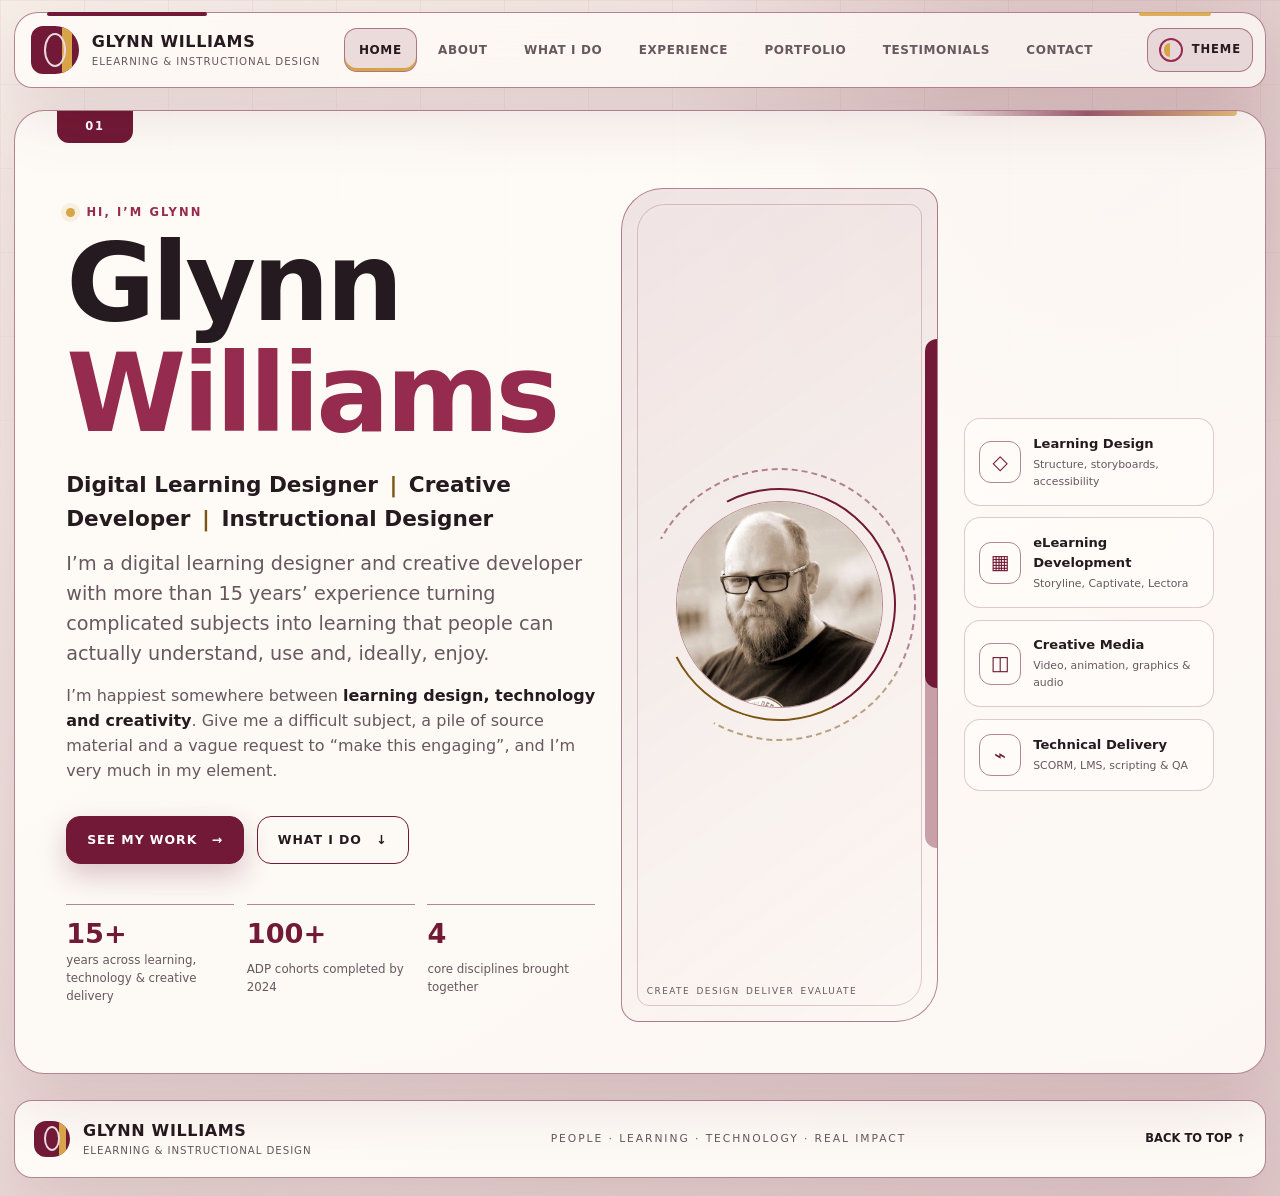
<file: index.html>
<!doctype html>
<html lang="en" data-theme="light">
<head>
  <meta charset="utf-8" />
  <meta name="viewport" content="width=device-width, initial-scale=1" />
  <title>Glynn Williams | eLearning & Instructional Design</title>
  <meta name="description" content="Portfolio of Glynn Williams, an eLearning Specialist, Creative Developer and Instructional Designer with extensive experience in secure and highly regulated environments." />
  <link rel="canonical" href="https://weejubya.github.io/Resume/" />
  <meta name="theme-color" content="#711936" />
  <meta property="og:type" content="website" />
  <meta property="og:title" content="Glynn Williams | eLearning & Instructional Design" />
  <meta property="og:description" content="eLearning, instructional design, creative development and learning technology portfolio." />
  <meta property="og:url" content="https://weejubya.github.io/Resume/" />
  <meta property="og:image" content="https://weejubya.github.io/Resume/assets/img/social-preview.jpg" />
  <meta http-equiv="X-Clacks-Overhead" content="GNU Terry Pratchett" />
  <link rel="stylesheet" href="assets/css/styles.css?v=20261017-3" />
  <link rel="stylesheet" href="assets/css/module.css?v=20261017-3" />
  <script type="module" src="assets/js/app.js?v=20261017-3"></script>
</head>
<body>
  <a class="skip-link" href="#main-content">Skip to main content</a>

  <header class="site-header" data-interface="rail">
    <div class="brand" aria-label="Glynn Williams portfolio">
      <span class="brand-mark" aria-hidden="true"><span></span></span>
      <span class="brand-copy">
        <strong>Glynn Williams</strong>
        <small>eLearning &amp; Instructional Design</small>
      </span>
    </div>

    <nav class="app-tabs" aria-label="Portfolio sections">
      <div class="app-tabs__track" role="tablist" aria-label="Portfolio sections">
        <button id="tab-home" role="tab" data-tab="home" aria-controls="panel-home" aria-selected="true" tabindex="0" type="button">Home</button>
        <button id="tab-about" role="tab" data-tab="about" aria-controls="panel-about" aria-selected="false" tabindex="-1" type="button">About</button>
        <button id="tab-what-i-do" role="tab" data-tab="what-i-do" aria-controls="panel-what-i-do" aria-selected="false" tabindex="-1" type="button">What I Do</button>
        <button id="tab-experience" role="tab" data-tab="experience" aria-controls="panel-experience" aria-selected="false" tabindex="-1" type="button">Experience</button>
        <button id="tab-portfolio" role="tab" data-tab="portfolio" aria-controls="panel-portfolio" aria-selected="false" tabindex="-1" type="button">Portfolio</button>
        <button id="tab-testimonials" role="tab" data-tab="testimonials" aria-controls="panel-testimonials" aria-selected="false" tabindex="-1" type="button">Testimonials</button>
        <button id="tab-contact" role="tab" data-tab="contact" aria-controls="panel-contact" aria-selected="false" tabindex="-1" type="button">Contact</button>
      </div>
    </nav>

    <button class="theme-toggle" id="theme-toggle" data-theme-toggle type="button" aria-label="Switch to dark theme">
      <span class="theme-toggle__orb" aria-hidden="true"></span>
      <span class="theme-toggle__text">Theme</span>
    </button>
  </header>

  <main id="main-content" class="app-panels">
    <section id="panel-home" class="hero section-shell tab-panel" role="tabpanel" aria-labelledby="tab-home" data-panel="home" data-section-index="01">
      <div class="hero-rail rail-panel" aria-hidden="true">
        <span>01</span><span>PROFILE</span><span>LEARNING</span><span>DESIGN</span>
      </div>

      <div class="hero-copy">
        <p class="eyebrow"><span class="signal-dot" aria-hidden="true"></span> Hi, I’m Glynn</p>
        <h1><span class="hero-name__first">Glynn</span><span class="hero-name__last">Williams</span></h1>
        <p class="role-line">Digital Learning Designer <i>|</i> Creative Developer <i>|</i> Instructional Designer</p>
        <p class="hero-intro">I’m a digital learning designer and creative developer with more than 15 years’ experience turning complicated subjects into learning that people can actually understand, use and, ideally, enjoy.</p>
        <p class="hero-note">I’m happiest somewhere between <strong>learning design, technology and creativity</strong>. Give me a difficult subject, a pile of source material and a vague request to “make this engaging”, and I’m very much in my element.</p>
        <div class="hero-actions">
          <a class="button button--primary" href="#portfolio">See my work <span aria-hidden="true">→</span></a>
          <a class="button button--ghost" href="#what-i-do">What I do <span aria-hidden="true">↓</span></a>
        </div>
        <ul class="hero-metrics" aria-label="Professional highlights">
          <li><strong>15+</strong><span>years across learning, technology &amp; creative delivery</span></li>
          <li><strong>100+</strong><span>ADP cohorts completed by 2024</span></li>
          <li><strong>4</strong><span>core disciplines brought together</span></li>
        </ul>
      </div>

      <div class="hero-visual panel-frame">
        <div class="portrait-placeholder">
          <span class="orbit orbit--one" aria-hidden="true"></span>
          <span class="orbit orbit--two" aria-hidden="true"></span>
          <img src="assets/img/profile-glynn.jpg" alt="Glynn Williams" width="609" height="609" />
        </div>
        <div class="hero-visual__labels" aria-hidden="true">
          <span>CREATE</span><span>DESIGN</span><span>DELIVER</span><span>EVALUATE</span>
        </div>
      </div>

      <aside class="capability-stack" aria-label="Core capabilities">
        <article><span class="cap-icon" aria-hidden="true">◇</span><div><strong>Learning Design</strong><small>Structure, storyboards, accessibility</small></div></article>
        <article><span class="cap-icon" aria-hidden="true">▦</span><div><strong>eLearning Development</strong><small>Storyline, Captivate, Lectora</small></div></article>
        <article><span class="cap-icon" aria-hidden="true">◫</span><div><strong>Creative Media</strong><small>Video, animation, graphics &amp; audio</small></div></article>
        <article><span class="cap-icon" aria-hidden="true">⌁</span><div><strong>Technical Delivery</strong><small>SCORM, LMS, scripting &amp; QA</small></div></article>
      </aside>
    </section>

    <section id="panel-about" class="section-shell about-section tab-panel" role="tabpanel" aria-labelledby="tab-about" data-panel="about" data-section-index="02">
      <header class="section-heading section-heading--split">
        <div>
          <p class="eyebrow"><span class="signal-dot" aria-hidden="true"></span> About me</p>
          <h2>Learning design, technology and <span>a slightly unusual route here.</span></h2>
        </div>
        <p>I’ve spent most of my career in complex organisations where accuracy, accessibility and attention to detail matter, usually somewhere between people, technology and creative problem-solving.</p>
      </header>

      <div class="about-editorial">
        <article class="about-card future-panel">
          <span class="cluster-number">01</span>
          <h3>How I got here</h3>
          <p>My career has wandered through IT infrastructure, policy, learning technology, instructional design, multimedia and creative development. Rather than seeing those as separate chapters, I think they all contribute to the same thing: understanding complicated systems and finding clearer, more human ways for people to interact with them.</p>
          <p>I’m comfortable taking an idea from the slightly-scribbled-on-a-whiteboard stage through storyboarding, build, testing, deployment and evaluation, working closely with the people who know the subject best.</p>
        </article>

        <article class="about-card future-panel">
          <span class="cluster-number">02</span>
          <h3>How I work</h3>
          <p>I like learning that is clear, purposeful and respectful of the person using it. Good interaction, storytelling and visual design can make even fairly dry subjects much easier to engage with, but none of those things should get in the way of the learning itself.</p>
          <p>My approach is iterative: build something, test it, learn from it and improve it. Accessibility is part of that process from the beginning, not something bolted on at the end.</p>
          <p class="about-principle"><strong>Talk to people, understand the problem, make something useful, and keep making it better.</strong></p>
        </article>

        <article class="about-card future-panel">
          <span class="cluster-number">03</span>
          <h3>A slightly unusual portfolio</h3>
          <p>Because much of my work has been carried out within the UK Intelligence Community, a conventional public portfolio is a little difficult. Most of the learning products I created there can’t be shared publicly because of the Official Secrets Act.</p>
          <p>I can, however, talk about the design problems I was solving, the approaches I took, the tools I used and what I learned from the work. That’s why the Portfolio section focuses on process, outcomes and safe-to-share examples.</p>
          <p class="about-principle"><strong>They’re not hidden behind a particularly clever portfolio password.</strong></p>
        </article>

        <article class="about-card future-panel">
          <span class="cluster-number">04</span>
          <h3>Away from the timeline</h3>
          <p>I studied <strong>Computing with Modern Languages</strong> at the University of Gloucestershire, which probably explains why I’m still interested in both systems and communication. I also speak <strong>French and Spanish at an intermediate level</strong>.</p>
          <p>That mix of technical, creative and communication work has followed me throughout my career. It’s less a collection of unrelated skills and more a useful tendency to ask: how does this work, who needs to understand it, and how can I make that easier?</p>
        </article>
      </div>
    </section>

    <section id="panel-what-i-do" class="section-shell what-i-do-section skills-section tab-panel" role="tabpanel" aria-labelledby="tab-what-i-do" data-panel="what-i-do" data-section-index="03">
      <header class="section-heading section-heading--split">
        <div>
          <p class="eyebrow"><span class="signal-dot" aria-hidden="true"></span> What I do</p>
          <h2>From the learning problem to the <span>finished experience.</span></h2>
        </div>
        <p>My background covers the whole digital-learning process rather than one isolated part of it: understand the need, shape the learning, build the experience, create the media and make sure it works for the people using it.</p>
      </header>

      <div class="skills-dashboard capability-dashboard">
        <article class="skill-cluster future-panel">
          <div class="cluster-number">01</div><h3>Learning Design</h3><p>Work out what people need to learn and give the content a structure that helps them get there.</p>
          <ul>
            <li><strong>Learning needs analysis</strong><span>Start with the real problem</span></li>
            <li><strong>Storyboarding &amp; scripting</strong><span>Shape flow and voice</span></li>
            <li><strong>Assessment design</strong><span>Check meaningful understanding</span></li>
            <li><strong>Accessibility</strong><span>Design it in from the start</span></li>
            <li><strong>SME collaboration</strong><span>Turn expertise into usable learning</span></li>
            <li><strong>ADDIE · SAM · Gagné</strong><span>Use structure where it helps</span></li>
          </ul>
        </article>

        <article class="skill-cluster future-panel">
          <div class="cluster-number">02</div><h3>eLearning Development</h3><p>Build interactive learning and get it reliably into the systems where learners actually use it.</p>
          <ul>
            <li><strong>Adobe Captivate</strong><span>Accessible authoring</span></li>
            <li><strong>eLB Lectora</strong><span>Interactive eLearning</span></li>
            <li><strong>Articulate Storyline</strong><span>Scenario-based learning</span></li>
            <li><strong>SCORM 1.2</strong><span>LMS interoperability</span></li>
            <li><strong>xAPI</strong><span>Experience tracking</span></li>
            <li><strong>Saba &amp; Moodle</strong><span>Learning platforms</span></li>
          </ul>
        </article>

        <article class="skill-cluster future-panel">
          <div class="cluster-number">03</div><h3>Creative Media</h3><p>Use motion, video, graphics and audio to make the learning clearer, more useful and more engaging.</p>
          <ul>
            <li><strong>After Effects</strong><span>Motion graphics</span></li>
            <li><strong>Photoshop</strong><span>Image design</span></li>
            <li><strong>Premiere Pro</strong><span>Video editing</span></li>
            <li><strong>Illustrator</strong><span>Vector design</span></li>
            <li><strong>Adobe Audition</strong><span>Audio editing &amp; cleanup</span></li>
            <li><strong>DaVinci Resolve</strong><span>Editing &amp; grading</span></li>
          </ul>
        </article>

        <article class="skill-cluster future-panel">
          <div class="cluster-number">04</div><h3>Technical &amp; Development</h3><p>Bring enough technical depth to solve problems around the learning, not just inside the authoring tool.</p>
          <ul>
            <li><strong>HTML/CSS basics</strong><span>Front-end fundamentals</span></li>
            <li><strong>JavaScript</strong><span>Interactive web behaviour</span></li>
            <li><strong>VBS / VBA Scripting</strong><span>Workflow automation</span></li>
            <li><strong>Visual Basic &amp; C Programming</strong><span>Application &amp; systems development</span></li>
            <li><strong>LMS administration</strong><span>Deployment, users &amp; reporting</span></li>
            <li><strong>IT systems background</strong><span>Useful technical foundations</span></li>
          </ul>
        </article>
      </div>

      <article class="project-day future-panel">
        <div>
          <p class="eyebrow">On any given project…</p>
          <h3>The job can move between design, media and technology surprisingly quickly.</h3>
          <p>That variety is a large part of why I enjoy digital learning.</p>
        </div>
        <ul>
          <li>designing the structure of a course</li>
          <li>building an interactive Storyline module</li>
          <li>editing video or animating a sequence in After Effects</li>
          <li>creating graphics in Photoshop or Illustrator</li>
          <li>working out how to explain a technical concept without drowning someone in jargon</li>
          <li>testing a SCORM package that has mysteriously decided today is the day it no longer likes the LMS</li>
        </ul>
      </article>

      <div class="delivery-ribbon" aria-label="Project delivery strengths">
        <span>Stakeholder management</span><span>SME collaboration</span><span>Agile delivery</span><span>Learning needs analysis</span><span>Quality assurance</span><span>Accessibility</span>
      </div>
    </section>

    <section id="panel-experience" class="section-shell experience-section tab-panel" role="tabpanel" aria-labelledby="tab-experience" data-panel="experience" data-section-index="04">
      <header class="section-heading section-heading--split">
        <div>
          <p class="eyebrow"><span class="signal-dot" aria-hidden="true"></span> Professional experience</p>
          <h2>A career in learning, technology and creative development.</h2>
        </div>
        <p>My route into digital learning wasn’t especially linear. It started in IT, wandered through policy and systems, and eventually arrived at the point where technology, learning and creative work all overlap.</p>
      </header>

      <div class="timeline" aria-label="Professional experience timeline">
        <article class="timeline-entry future-panel">
          <div class="timeline-date"><strong>2021–2025</strong><span>4 years</span></div>
          <div class="timeline-node" aria-hidden="true"></div>
          <div class="timeline-card">
            <p class="timeline-org">British Security Service (MI5) · Cheltenham</p>
            <h3>Senior Creative Developer / Learning Technology Specialist</h3>
            <p>Most recently, I worked with subject matter experts to design blended learning programmes and create interactive modules, multimedia resources, graphics, animation and instructional video.</p>
            <ul class="experience-points">
              <li>Designed blended learning alongside subject matter experts.</li>
              <li>Built interactive eLearning and multimedia learning resources.</li>
              <li>Produced animation, graphics and instructional video.</li>
              <li>Managed multiple projects from analysis through development and deployment.</li>
              <li>Published, tested and maintained SCORM learning packages.</li>
            </ul>
          </div>
        </article>

        <article class="timeline-entry future-panel timeline-entry--grouped">
          <div class="timeline-date"><strong>2009–2021</strong><span>12 years</span></div>
          <div class="timeline-node" aria-hidden="true"></div>
          <div class="timeline-card">
            <p class="timeline-org">GCHQ · Cheltenham</p>
            <h3>From systems administration to learning technology</h3>
            <p>My roles evolved quite a bit over twelve years. I started in systems administration, moved into IT policy and eventually specialised in learning technology.</p>
            <div class="career-progression">
              <section>
                <span>2015–2021</span>
                <h4>Learning Technology Specialist</h4>
                <p>Developed and deployed SCORM-compliant eLearning for technical and operational subjects, worked with specialists to turn complex material into accessible learning, and helped introduce new tools and approaches to digital learning.</p>
              </section>
              <section>
                <span>2011–2015</span>
                <h4>IT Policy Manager</h4>
                <p>Worked with technical teams and stakeholders to identify requirements, improve processes and coordinate technology-enabled learning and delivery.</p>
              </section>
              <section>
                <span>2009–2011</span>
                <h4>IT System Administrator</h4>
                <p>Supported enterprise systems and infrastructure, including HP-UX administration and automation of operational processes.</p>
              </section>
            </div>
            <p class="experience-emphasis">That slightly unusual route has been incredibly useful: I understand the technical side of digital systems, but I also understand the people who have to use them.</p>
          </div>
        </article>

        <article class="timeline-entry future-panel">
          <div class="timeline-date"><strong>2005–2009</strong><span>3+ years</span></div>
          <div class="timeline-node" aria-hidden="true"></div>
          <div class="timeline-card">
            <p class="timeline-org">Wildfowl &amp; Wetlands Trust · Slimbridge</p>
            <h3>Senior IT Manager</h3>
            <p>Managed IT operations across multiple UK sites, supporting infrastructure, reliability and continuity, and introduced a centralised content management system.</p>
          </div>
        </article>
      </div>

      <aside class="experience-callout future-panel">
        <strong>There’s quite a lot of IT lurking underneath the surface.</strong>
        <span>Useful when something refuses to work five minutes before a deadline.</span>
      </aside>
    </section>

    <section id="panel-portfolio" class="section-shell portfolio-section tab-panel" role="tabpanel" aria-labelledby="tab-portfolio" data-panel="portfolio" data-section-index="05">
      <header class="section-heading section-heading--split">
        <div>
          <p class="eyebrow"><span class="signal-dot" aria-hidden="true"></span> Project showcase</p>
          <h2>The work, where I’m able to show it.</h2>
        </div>
        <p>Much of my professional work was created inside secure environments, so these examples focus on the design challenges, thinking, process and outcomes rather than restricted material.</p>
      </header>

      <div class="portfolio-workspace">
        <article class="project-card future-panel" aria-labelledby="adp-title">
          <div class="project-card__media">
            <img class="project-photo" src="assets/img/adp-project.jpg" alt="Person reviewing charts on a laptop and printed reports" width="1600" height="1000" loading="lazy" />
            <span class="project-photo-label" aria-hidden="true">DESIGN · DEVELOP · DEPLOY</span>
          </div>
          <div class="project-card__body">
            <p class="eyebrow">Case Study · Programme Design</p>
            <h2 id="adp-title">Analyst Developer Programme (ADP)</h2>
            <p class="project-lead">A substantial programme designed to give all new analysts a consistent, structured foundation of knowledge and skills, developed collaboratively by the in-house team and an external training provider.</p>
            <dl class="project-facts">
              <div><dt>Audience</dt><dd>All new analysts</dd></div>
              <div><dt>Tools</dt><dd>Articulate Storyline, Adobe Creative Suite</dd></div>
              <div><dt>Delivery</dt><dd>Agile design, build and review cycles</dd></div>
              <div><dt>Impact</dt><dd>More than 100 cohorts of 12–16 analysts by 2024</dd></div>
            </dl>
            <div class="project-detail-grid project-detail-grid--v3">
              <section><span>01</span><h3>The challenge</h3><p>Create a consistent learning experience for all new analysts while combining specialist subject knowledge with a coherent, accessible learning design.</p></section>
              <section><span>02</span><h3>The approach</h3><p>Stakeholder consultation, learning objectives, curriculum mapping, storyboards and prototype review led into iterative agile development with regular feedback and sign-off.</p></section>
              <section><span>03</span><h3>The delivery</h3><p>Modules were built with Storyline and Adobe Creative Suite, quality-checked for accessibility and browser/device behaviour, then packaged to SCORM for phased LMS/LXP deployment.</p></section>
              <section><span>04</span><h3>The outcome</h3><p>By 2024, more than 100 cohorts of 12–16 analysts had completed the programme. Early alignment and feedback helped improve consistency, sequencing and delivery across the learning experience.</p></section>
            </div>
            <div class="project-reflection">
              <h3>What I took from it</h3>
              <p>The project reinforced the value of close collaboration, early agreement on learning outcomes and standards, and ongoing evaluation. It also strengthened my ability to coordinate work across organisational boundaries while keeping learner needs at the centre.</p>
            </div>
          </div>
        </article>

        <article class="project-card project-card--interactive future-panel" aria-labelledby="renewable-title">
          <div class="project-card__media">
            <img class="project-photo" src="assets/img/renewable-project.jpg" alt="Wind turbine backlit by the sun, used in the renewable energy storyboard sample" width="1400" height="900" loading="lazy" />
            <span class="project-photo-label" aria-hidden="true">INTERACTIVE · STORYBOARD · KNOWLEDGE CHECK</span>
          </div>
          <div class="project-card__body">
            <p class="eyebrow">Interactive Sample · Instructional Design</p>
            <h2 id="renewable-title">Renewable Energy</h2>
            <p class="project-sample-label"><strong>Interactive storyboard reconstruction</strong><span>A working web interpretation of a sample instructional-design storyboard, including interaction, case-study content and assessment.</span></p>
            <p class="project-lead">Explore renewable energy types, reveal climate-impact content, open the Avonmouth Wind Farm case study, then complete the knowledge check.</p>
            <ul class="check-list">
              <li>Identify the main types of renewable energy.</li>
              <li>Describe how renewable energy benefits the world climate.</li>
              <li>Recognise renewable initiatives in the UK.</li>
              <li>Complete five questions and a five-pair matching activity.</li>
            </ul>
            <button class="control-button control-button--primary" id="launch-renewable-module" type="button">Launch Interactive Case Study</button>
            <noscript><p class="noscript-note noscript-note--inline">JavaScript is required to launch the interactive learning demonstration. The surrounding portfolio content remains available.</p></noscript>
          </div>
        </article>
      </div>
    </section>

    <section id="panel-testimonials" class="section-shell testimonials-section tab-panel" role="tabpanel" aria-labelledby="tab-testimonials" data-panel="testimonials" data-section-index="06">
      <header class="section-heading">
        <p class="eyebrow"><span class="signal-dot" aria-hidden="true"></span> Colleague feedback</p>
        <h2>Better coming from <span>someone else.</span></h2>
      </header>
      <div class="testimonial-grid">
        <figure class="testimonial future-panel">
          <p class="testimonial-highlight">“Approachability, listening skills, communications and ability to innovate.”</p>
          <blockquote class="testimonial-full">
            <p>Having delivered many high-profile strategic events and activities that have informed the organisation of UK and Overseas hostile threats, Glynn and his team have always been my first call. Glynn has the professional skills, experience and leadership to deliver what I have asked for, as a customer.</p>
            <p>Glynn’s qualities that really stand out for me are his approachability, listening skills, communications and ability to innovate. This is critical for understanding the complexities of such a fast-moving technical and largest UK intelligence organisation that face the ever-increasing volatile world. Glynn has the professional skills and expertise to be able to translate corporate strategies and has played an important role in supporting top-level, multi-million-pound programmes by creating inspiring and engaging content for different audiences. This has resulted in improving people’s understanding of the organisation’s purpose and connections to their work.</p>
            <p>Working with Glynn, I have seen how he has gained the trust of the organisation's top senior leadership through the way he plans and records high-profile visitors to the organisation. From senior royals, prime ministers, Secretary of States through to ‘celebrities’ that support our organisation on our behalf. Glynn’s success with any new employer would be a huge gain and a big loss for our organisation.</p>
          </blockquote>
          <figcaption><strong>Mel R</strong><span>GCHQ</span></figcaption>
        </figure>
        <figure class="testimonial future-panel">
          <p class="testimonial-highlight">“Able to adapt his work to suit the project, and the results are always excellent.”</p>
          <blockquote class="testimonial-full">
            <p>Glynn is an approachable, kind and gentle colleague with extensive knowledge in his field. He has always gone above and beyond to help in many of my comms projects and even suggested better, more modern and appropriate alternative media.</p>
            <p>Glynn knows a lot about what he does, he is able to adapt his work to suit the project he is working on and the results are always excellent! Glynn's photography is second to none. He is a brilliant person to work with and fun to be around.</p>
          </blockquote>
          <figcaption><strong>Penny C</strong><span>GCHQ</span></figcaption>
        </figure>
      </div>
    </section>

    <section id="panel-contact" class="section-shell contact-section tab-panel" role="tabpanel" aria-labelledby="tab-contact" data-panel="contact" data-section-index="07">
      <div class="contact-panel future-panel">
        <div>
          <p class="eyebrow"><span class="signal-dot" aria-hidden="true"></span> Contact</p>
          <h2>Let’s talk about your next <span>learning challenge.</span></h2>
          <p>Whether you’re looking for someone to design digital learning, build interactive content, untangle a complicated subject or combine learning with creative technology, I’m always happy to have a conversation.</p>
          <p class="contact-signoff"><strong>Complicated subject matter welcome.</strong></p>
        </div>
        <address class="contact-links">
          <a href="mailto:glynn.williams@me.com"><span aria-hidden="true">@</span><div><small>Email</small><strong>glynn.williams@me.com</strong></div></a>
          <a href="https://linkedin.com/in/glynn-williams-17139336a" rel="me"><span aria-hidden="true">in</span><div><small>LinkedIn</small><strong>Connect professionally</strong></div></a>
          <div class="contact-location"><span aria-hidden="true">⌖</span><div><small>Location</small><strong>Gloucestershire, UK</strong></div></div>
        </address>
      </div>
    </section>
  </main>

  <section class="learning-module" id="renewable-module" aria-label="Renewable Energy interactive case study" hidden>
    <header class="learning-module__header">
      <div>
        <p class="learning-module__kicker">Interactive case study</p>
        <strong>Renewable Energy</strong>
      </div>
      <div class="learning-module__status">
        <span id="module-section-label">01 · Welcome</span>
        <button class="module-control" id="module-theme-toggle" data-theme-toggle type="button" aria-label="Switch to dark theme">Theme</button>
        <button class="module-control module-control--exit" id="module-exit" type="button">Exit to Portfolio</button>
      </div>
    </header>

    <div class="learning-module__stage" id="module-stage" tabindex="-1"></div>

    <footer class="learning-module__nav" aria-label="Learning module navigation">
      <button class="module-control" id="module-back" type="button">← Back</button>
      <div class="module-progress" aria-label="Module progress">
        <span id="module-progress-text">1 of 6</span>
        <span class="module-progress__track" aria-hidden="true"><span id="module-progress-fill"></span></span>
      </div>
      <button class="module-control module-control--primary" id="module-next" type="button">Next →</button>
    </footer>
  </section>

  <template id="avonmouth-launch-template">
    <button class="module-control module-control--primary" id="open-avonmouth" type="button">View Case Study</button>
  </template>

  <div class="dialog-backdrop" id="avonmouth-backdrop" hidden>
    <section id="avonmouth-dialog" role="dialog" aria-modal="true" aria-labelledby="avonmouth-title" tabindex="-1" class="case-dialog">
      <p class="case-dialog__kicker">Case Study</p>
      <h2 id="avonmouth-title">Avonmouth Wind Farm</h2>
      <div id="avonmouth-copy" class="case-dialog__copy"></div>
      <button class="module-control module-control--primary" id="close-avonmouth" type="button">Close</button>
    </section>
  </div>

  <footer class="site-footer">
    <div class="brand brand--footer"><span class="brand-mark" aria-hidden="true"><span></span></span><span class="brand-copy"><strong>Glynn Williams</strong><small>eLearning &amp; Instructional Design</small></span></div>
    <p>People · Learning · Technology · Real impact</p>
    <a href="#home">Back to top ↑</a>
  </footer>

  <noscript><div class="noscript-note">This portfolio works without JavaScript. Theme switching and enhanced navigation are unavailable.</div></noscript>
</body>
</html>
</file>
<file: assets/css/styles.css>
:root {
  color-scheme: light;
  --command-burgundy: #711936;
  --command-burgundy-2: #962b50;
  --command-burgundy-3: #4f1026;
  --warm-ivory: #fff8f2;
  --panel-light: #fffdf9;
  --rose-line: #ddb8c1;
  --ink: #251a1f;
  --muted-ink: #67575f;
  --science-blue: #1598e5;
  --science-cyan: #63c9ff;
  --navy-0: #03111d;
  --navy-1: #061a2a;
  --navy-panel: #08243a;
  --gold: #d8a448;
  --gold-text: #7a5513;
  --focus-ring: #711936;
  --radius-xl: 30px;
  --radius-lg: 22px;
  --radius-md: 14px;
  --target: 44px;
  --max: 1500px;
  --page-bg: #f8efe9;
  --panel-bg: rgba(255, 253, 249, 0.92);
  --panel-strong: #fffaf5;
  --primary: var(--command-burgundy);
  --primary-bright: var(--command-burgundy-2);
  --primary-deep: var(--command-burgundy-3);
  --text: var(--ink);
  --text-muted: var(--muted-ink);
  --line: rgba(113, 25, 54, 0.22);
  --line-strong: rgba(113, 25, 54, 0.52);
  --glass: rgba(255, 255, 255, 0.54);
  --shadow: 0 24px 70px rgba(79, 16, 38, 0.12);
  --glow: 0 0 0 transparent;
}

[data-theme="dark"] {
  color-scheme: dark;
  --page-bg: var(--navy-0);
  --panel-bg: rgba(8, 36, 58, 0.82);
  --panel-strong: #071e31;
  --primary: var(--science-blue);
  --primary-bright: var(--science-cyan);
  --primary-deep: #0872b4;
  --text: #f2f8fc;
  --text-muted: #a9c1d2;
  --line: rgba(99, 201, 255, 0.24);
  --line-strong: rgba(99, 201, 255, 0.56);
  --glass: rgba(3, 17, 29, 0.64);
  --shadow: 0 30px 80px rgba(0, 0, 0, 0.34);
  --glow: 0 0 34px rgba(21, 152, 229, 0.08);
  --gold-text: #e8bf65;
  --focus-ring: #e8bf65;
}

* { box-sizing: border-box; }
html { scroll-behavior: smooth; scroll-padding-top: 105px; }
body {
  margin: 0;
  min-width: 320px;
  background:
    radial-gradient(circle at 85% 8%, color-mix(in srgb, var(--primary) 12%, transparent) 0 8%, transparent 27%),
    linear-gradient(145deg, var(--page-bg), color-mix(in srgb, var(--page-bg) 82%, var(--primary) 18%));
  color: var(--text);
  font-family: Inter, ui-sans-serif, system-ui, -apple-system, BlinkMacSystemFont, "Segoe UI", sans-serif;
  line-height: 1.55;
  min-height: 100vh;
  overflow-x: clip;
  transition: background-color .28s ease, color .28s ease;
}
body::before {
  content: "";
  position: fixed;
  inset: 0;
  pointer-events: none;
  opacity: .34;
  background-image:
    linear-gradient(var(--line) 1px, transparent 1px),
    linear-gradient(90deg, var(--line) 1px, transparent 1px);
  background-size: 84px 84px;
  mask-image: linear-gradient(to bottom, rgba(0,0,0,.65), transparent 65%);
  z-index: -1;
}
img { max-width: 100%; display: block; }
a { color: inherit; }
button, a { -webkit-tap-highlight-color: transparent; }
button { font: inherit; }

.sr-only {
  position: absolute !important;
  width: 1px; height: 1px; padding: 0; margin: -1px;
  overflow: hidden; clip: rect(0, 0, 0, 0); white-space: nowrap; border: 0;
}
.skip-link {
  position: fixed;
  z-index: 999;
  top: 8px;
  left: 8px;
  transform: translateY(-150%);
  background: var(--primary);
  color: white;
  padding: .75rem 1rem;
  border-radius: 10px;
  font-weight: 800;
}
.skip-link:focus { transform: translateY(0); }

.site-header {
  position: sticky;
  top: 12px;
  z-index: 100;
  width: min(calc(100% - 28px), var(--max));
  margin: 12px auto 0;
  min-height: 76px;
  display: grid;
  grid-template-columns: auto 1fr auto;
  align-items: center;
  gap: 1.2rem;
  padding: 9px 12px 9px 16px;
  border: 1px solid var(--line-strong);
  border-radius: 24px 24px 18px 18px;
  background: color-mix(in srgb, var(--panel-bg) 82%, transparent);
  backdrop-filter: blur(18px);
  box-shadow: var(--shadow), var(--glow);
}
.site-header::before,
.site-header::after {
  content: "";
  position: absolute;
  pointer-events: none;
  height: 4px;
  background: var(--primary);
  top: -1px;
}
.site-header::before { left: 32px; width: 160px; border-radius: 4px; }
.site-header::after { right: 54px; width: 72px; background: var(--gold); border-radius: 4px; opacity: .88; }

.brand { display: flex; align-items: center; gap: .8rem; min-width: 220px; }
.brand-mark {
  width: 48px;
  height: 48px;
  border-radius: 12px 50% 50% 12px;
  background: var(--primary);
  display: grid;
  place-items: center;
  position: relative;
  overflow: hidden;
  flex: none;
}
.brand-mark::after { content: ""; position: absolute; width: 10px; height: 100%; right: 7px; background: var(--gold); }
.brand-mark span { width: 22px; height: 34px; border: 2px solid color-mix(in srgb, white 84%, var(--primary)); border-radius: 50%; z-index: 1; }
.brand-copy { display: grid; line-height: 1.1; text-transform: uppercase; letter-spacing: .04em; }
.brand-copy strong { font-size: 1rem; }
.brand-copy small { margin-top: 5px; color: var(--text-muted); font-size: .64rem; letter-spacing: .09em; }

.site-nav { display: flex; justify-content: center; align-items: center; gap: clamp(.15rem, 1vw, .8rem); }
.site-nav a {
  min-height: var(--target);
  display: inline-flex;
  align-items: center;
  justify-content: center;
  padding: .6rem .8rem;
  border-radius: 13px;
  text-decoration: none;
  font-size: .76rem;
  font-weight: 760;
  letter-spacing: .045em;
  text-transform: uppercase;
  color: var(--text-muted);
  position: relative;
}
.site-nav a::after { content: ""; position: absolute; left: 24%; right: 24%; bottom: 5px; height: 2px; border-radius: 99px; background: var(--gold); transform: scaleX(0); transition: transform .2s ease; }
.site-nav a:hover, .site-nav a[aria-current="page"] { color: var(--text); background: color-mix(in srgb, var(--primary) 10%, transparent); }
.site-nav a[aria-current="page"]::after { transform: scaleX(1); }

.theme-toggle, .nav-toggle {
  min-width: var(--target);
  min-height: var(--target);
  border: 1px solid var(--line-strong);
  background: color-mix(in srgb, var(--panel-bg) 84%, var(--primary) 16%);
  color: var(--text);
  border-radius: 14px;
  cursor: pointer;
}
.theme-toggle { display: flex; align-items: center; gap: .55rem; padding: 6px 11px; }
.theme-toggle__orb { width: 24px; height: 24px; border: 2px solid var(--primary-bright); border-radius: 50%; position: relative; }
.theme-toggle__orb::before { content: ""; position: absolute; inset: 3px 11px 3px 3px; border-radius: 99px 0 0 99px; background: var(--gold); }
.theme-toggle__text { font-size: .72rem; font-weight: 800; text-transform: uppercase; letter-spacing: .08em; }
.nav-toggle { display: none; padding: 10px; }
.nav-toggle span:not(.sr-only) { width: 21px; height: 2px; background: currentColor; display: block; margin: 4px auto; border-radius: 99px; }

:focus-visible { outline: 3px solid var(--focus-ring); outline-offset: 4px; border-radius: 6px; }

main { width: min(calc(100% - 28px), var(--max)); margin: 22px auto 0; }
.section-shell {
  position: relative;
  margin: 0 0 26px;
  padding: clamp(30px, 4vw, 68px);
  border: 1px solid var(--line-strong);
  background: color-mix(in srgb, var(--panel-bg) 96%, transparent);
  border-radius: var(--radius-xl);
  box-shadow: var(--shadow), var(--glow);
  overflow: clip;
}
.section-shell::before {
  content: attr(data-section-index);
  position: absolute;
  top: 0;
  left: 42px;
  min-width: 54px;
  padding: 7px 11px;
  background: var(--primary);
  color: white;
  font-size: .72rem;
  font-weight: 900;
  letter-spacing: .14em;
  text-align: center;
  border-radius: 0 0 12px 12px;
}
.section-shell::after { content: ""; position: absolute; top: 0; right: 28px; width: 24%; height: 5px; background: linear-gradient(90deg, transparent, var(--primary), var(--gold)); border-radius: 0 0 4px 4px; opacity: .7; }
.future-panel {
  border: 1px solid var(--line);
  background: color-mix(in srgb, var(--panel-bg) 88%, transparent);
  box-shadow: inset 0 1px rgba(255,255,255,.08);
  border-radius: var(--radius-lg);
  position: relative;
}
.future-panel::before { content: ""; position: absolute; top: -1px; left: 28px; width: 54px; height: 3px; background: var(--gold); border-radius: 99px; }

.eyebrow { margin: 0 0 .75rem; color: var(--primary-bright); text-transform: uppercase; font-size: .72rem; font-weight: 900; letter-spacing: .18em; display: flex; align-items: center; gap: .7rem; }
.signal-dot { width: 9px; height: 9px; border-radius: 50%; background: var(--gold); box-shadow: 0 0 0 5px color-mix(in srgb, var(--gold) 14%, transparent); }
.section-heading { max-width: 920px; margin: 0 0 clamp(26px, 4vw, 52px); }
.section-heading h2 { margin: 0; font-size: clamp(2.15rem, 5vw, 4.7rem); line-height: .98; letter-spacing: -.055em; max-width: 1000px; }
.section-heading h2 span { color: var(--primary); }
.section-heading--split { max-width: none; display: grid; grid-template-columns: minmax(0, 1.4fr) minmax(280px, .6fr); gap: clamp(2rem, 5vw, 7rem); align-items: end; }
.section-heading--split > p { margin: 0; color: var(--text-muted); font-size: 1.05rem; max-width: 540px; }

.hero { display: grid; grid-template-columns: minmax(0, 1.25fr) minmax(310px, .75fr) minmax(250px, .52fr); gap: clamp(18px, 2vw, 34px); min-height: min(760px, calc(100vh - 125px)); padding-top: clamp(58px, 6vw, 90px); align-items: stretch; }
.hero-rail { display: none; }
.hero-rail span:first-child { writing-mode: horizontal-tb; transform: rotate(180deg); color: var(--gold-text); font-weight: 900; font-size: .82rem; }
.hero-copy { align-self: center; padding: 1rem 0; min-width: 0; position: relative; z-index: 2; }
.hero h1 { margin: 0; display: grid; row-gap: .12em; font-size: clamp(4rem, 8.5vw, 8.7rem); line-height: .9; letter-spacing: -.035em; }
.hero-name__first { color: var(--text); }
.hero-name__last { color: var(--primary-bright); }
.role-line { margin: 1.6rem 0 .9rem; font-size: clamp(1rem, 1.8vw, 1.35rem); font-weight: 760; }
.role-line i { font-style: normal; color: var(--gold-text); margin: 0 .25rem; }
.hero-intro { max-width: 760px; margin: 0; color: var(--text-muted); font-size: clamp(1rem, 1.5vw, 1.2rem); }
.hero-actions { display: flex; flex-wrap: wrap; gap: .8rem; margin: 2rem 0 2.5rem; }
.button { min-height: var(--target); display: inline-flex; align-items: center; justify-content: center; gap: .9rem; padding: .85rem 1.25rem; border-radius: 14px; border: 1px solid var(--primary); font-weight: 850; font-size: .78rem; text-transform: uppercase; letter-spacing: .075em; text-decoration: none; }
.button--primary { background: var(--primary); color: white; box-shadow: 0 12px 28px color-mix(in srgb, var(--primary) 24%, transparent); }
.button--primary:hover { background: var(--primary-bright); }
.button--ghost { background: transparent; color: var(--text); }
.button--ghost:hover { background: color-mix(in srgb, var(--primary) 8%, transparent); }
.hero-metrics { list-style: none; padding: 0; margin: 0; display: grid; grid-template-columns: repeat(3, 1fr); gap: .8rem; }
.hero-metrics li { border-top: 1px solid var(--line-strong); padding: .9rem 0 0; display: grid; gap: .25rem; }
.hero-metrics strong { font-size: 1.7rem; color: var(--primary); line-height: 1; }
.hero-metrics span { font-size: .74rem; color: var(--text-muted); }

.panel-frame { border: 1px solid var(--line-strong); border-radius: 42px 18px 42px 18px; padding: clamp(15px, 2vw, 25px); background: linear-gradient(145deg, color-mix(in srgb, var(--primary) 10%, transparent), transparent); position: relative; overflow: hidden; min-height: 420px; display: grid; place-items: center; }
.panel-frame::before { content: ""; position: absolute; inset: 15px; border: 1px solid var(--line); border-radius: 28px 12px 28px 12px; }
.panel-frame::after { content: ""; position: absolute; width: 12px; height: 42%; right: 0; top: 18%; border-radius: 12px 0 0 12px; background: var(--primary); box-shadow: 0 160px 0 color-mix(in srgb, var(--primary) 38%, transparent); }
.portrait-placeholder { width: min(78%, 360px); aspect-ratio: 1; position: relative; display: grid; place-items: center; border-radius: 50%; background: radial-gradient(circle at 35% 30%, color-mix(in srgb, var(--gold) 32%, transparent), transparent 28%), radial-gradient(circle, color-mix(in srgb, var(--primary) 24%, var(--panel-bg)), var(--panel-bg) 70%); border: 1px solid var(--line-strong); }
.portrait-monogram { font-size: clamp(4rem, 6vw, 7rem); font-weight: 900; letter-spacing: -.09em; color: var(--primary); }
.orbit { position: absolute; inset: -14px; border: 2px solid var(--primary); border-radius: 50%; border-left-color: transparent; border-bottom-color: var(--gold-text); transform: rotate(18deg); }
.orbit--two { inset: -34px; border-style: dashed; opacity: .5; transform: rotate(-16deg); }
.hero-visual__labels { position: absolute; bottom: 22px; left: 25px; display: flex; flex-wrap: wrap; gap: .4rem; }
.hero-visual__labels span { font-size: .56rem; letter-spacing: .16em; color: var(--text-muted); }

.capability-stack { display: grid; align-content: center; gap: .7rem; }
.capability-stack article { padding: .9rem; border: 1px solid var(--line); border-radius: 16px; display: grid; grid-template-columns: 42px 1fr; gap: .75rem; align-items: center; background: color-mix(in srgb, var(--panel-bg) 88%, transparent); }
.capability-stack article:hover { border-color: var(--line-strong); transform: translateX(-3px); transition: .2s ease; }
.cap-icon { width: 42px; height: 42px; border: 1px solid var(--line-strong); border-radius: 12px; display: grid; place-items: center; color: var(--primary); font-size: 1.25rem; }
.capability-stack strong, .capability-stack small { display: block; }
.capability-stack strong { font-size: .82rem; }
.capability-stack small { color: var(--text-muted); font-size: .68rem; margin-top: 3px; }

.about-grid { display: grid; grid-template-columns: minmax(0, 1fr) minmax(0, 1fr); gap: clamp(1.4rem, 3vw, 3.2rem); }
.about-statement { padding: clamp(1.5rem, 3vw, 2.6rem); }
.about-statement > p { font-size: clamp(1rem, 1.5vw, 1.2rem); margin-top: 0; color: var(--text-muted); }
.security-note { margin-top: 2rem; padding-top: 1.4rem; border-top: 1px solid var(--line); display: grid; grid-template-columns: 48px 1fr; gap: 1rem; }
.security-note__icon { width: 48px; height: 48px; border-radius: 50%; background: color-mix(in srgb, var(--primary) 12%, transparent); border: 1px solid var(--line-strong); display: grid; place-items: center; color: var(--primary); font-size: 1.3rem; }
.security-note p { margin: .25rem 0 0; color: var(--text-muted); font-size: .88rem; }

.hero-note { max-width: 760px; margin: 1rem 0 0; color: var(--text-muted); font-size: clamp(.95rem, 1.25vw, 1.08rem); }
.hero-note strong { color: var(--text); }
.about-editorial { display: grid; grid-template-columns: repeat(2, minmax(0,1fr)); gap: .9rem; }
.about-card { padding: clamp(1.35rem, 2.7vw, 2.2rem); min-height: 100%; }
.about-card h3 { margin: .7rem 0 .75rem; font-size: clamp(1.25rem, 2vw, 1.65rem); }
.about-card p { margin: 0; color: var(--text-muted); }
.about-card p + p { margin-top: .85rem; }
.about-principle { padding-top: .9rem; border-top: 1px solid var(--line); }
.about-principle strong { color: var(--text); }

.focus-grid { display: grid; grid-template-columns: repeat(2, 1fr); gap: .8rem; }
.focus-card { border: 1px solid var(--line); border-radius: 18px; padding: 1.35rem; background: color-mix(in srgb, var(--panel-bg) 92%, transparent); position: relative; overflow: hidden; }
.focus-card::after { content: ""; position: absolute; right: -28px; bottom: -36px; width: 90px; height: 90px; border: 1px solid var(--line); border-radius: 50%; }
.focus-card > span { color: var(--gold-text); font-size: .72rem; font-weight: 900; letter-spacing: .16em; }
.focus-card h3 { margin: .8rem 0 .35rem; font-size: 1rem; }
.focus-card p { margin: 0; color: var(--text-muted); font-size: .84rem; }

.timeline { position: relative; display: grid; gap: .85rem; margin-left: clamp(0px, 6vw, 90px); }
.timeline::before { content: ""; position: absolute; left: 175px; top: 0; bottom: 0; width: 1px; background: linear-gradient(var(--gold), var(--primary), var(--primary), var(--gold)); }
.timeline-entry { display: grid; grid-template-columns: 150px 50px 1fr; align-items: stretch; background: transparent; border: 0; }
.timeline-entry::before { display: none; }
.timeline-date { text-align: right; padding: 1.5rem 1.2rem 1.5rem 0; display: grid; align-content: center; }
.timeline-date strong { font-size: .9rem; color: var(--primary-bright); }
.timeline-date span { font-size: .68rem; color: var(--text-muted); text-transform: uppercase; letter-spacing: .12em; }
.timeline-node { width: 18px; height: 18px; border-radius: 50%; border: 3px solid var(--panel-strong); background: var(--gold); box-shadow: 0 0 0 2px var(--primary); justify-self: center; align-self: center; z-index: 1; }
.timeline-card { border: 1px solid var(--line); border-radius: 18px; padding: clamp(1.2rem, 2.2vw, 2rem); background: color-mix(in srgb, var(--panel-bg) 92%, transparent); }
.timeline-org { margin: 0 0 .4rem; color: var(--primary-bright); font-size: .72rem; font-weight: 850; text-transform: uppercase; letter-spacing: .08em; }
.timeline-card h3 { margin: 0; font-size: clamp(1.15rem, 2vw, 1.55rem); }
.timeline-card > p:not(.timeline-org) { color: var(--text-muted); max-width: 1000px; }
.tag-list { display: flex; flex-wrap: wrap; gap: .45rem; list-style: none; padding: 0; margin: .9rem 0 0; }
.tag-list li { border: 1px solid var(--line-strong); border-radius: 999px; padding: .34rem .68rem; color: var(--text-muted); font-size: .68rem; }


.experience-points { margin: 1rem 0 0; padding-left: 1.1rem; display: grid; gap: .45rem; color: var(--text-muted); }
.experience-points li::marker { color: var(--gold-text); }
.career-progression { display: grid; grid-template-columns: repeat(3,minmax(0,1fr)); gap: .65rem; margin-top: 1rem; }
.career-progression section { padding: .9rem; border: 1px solid var(--line); border-radius: 14px; background: color-mix(in srgb,var(--primary) 5%,transparent); }
.career-progression span { color: var(--gold-text); font-size: .68rem; font-weight: 900; letter-spacing: .08em; }
.career-progression h4 { margin: .35rem 0 .45rem; font-size: .95rem; }
.career-progression p { margin: 0; color: var(--text-muted); font-size: .82rem; }
.experience-emphasis { margin-top: 1rem; padding-top: 1rem; border-top: 1px solid var(--line); color: var(--text) !important; }
.experience-callout { margin: 1rem 0 0 clamp(0px, 6vw, 90px); padding: 1.1rem 1.3rem; display: flex; gap: .65rem 1.2rem; flex-wrap: wrap; align-items: baseline; }
.experience-callout strong { color: var(--text); }
.experience-callout span { color: var(--text-muted); }
.project-sample-label { display: grid; gap: .25rem; padding: .9rem 1rem; border: 1px solid var(--line); border-radius: 14px; background: color-mix(in srgb,var(--primary) 5%,transparent); }
.project-sample-label strong { color: var(--text); }
.project-sample-label span { color: var(--text-muted); font-size: .82rem; }

.portfolio-section { display: grid; }
.project { padding: clamp(1.3rem, 3vw, 2.6rem); margin-top: 1rem; display: grid; grid-template-columns: minmax(0, 1.05fr) minmax(320px, .95fr); gap: clamp(1.3rem, 3vw, 3rem); }
.project--featured .process-strip { grid-column: 1 / -1; }
.project-kicker { display: flex; gap: .75rem; align-items: center; flex-wrap: wrap; margin-bottom: 1rem; }
.project-kicker span { font-size: .64rem; font-weight: 900; letter-spacing: .14em; color: var(--gold-text); border: 1px solid color-mix(in srgb, var(--gold) 55%, transparent); border-radius: 999px; padding: .3rem .55rem; }
.project h3 { margin: 0; font-size: clamp(2rem, 4vw, 4.15rem); line-height: .94; letter-spacing: -.045em; }
.project h3 span { color: var(--primary); }
.project-lead { color: var(--text-muted); font-size: 1.03rem; max-width: 720px; }
.project-facts { display: grid; grid-template-columns: repeat(2, 1fr); gap: .55rem; margin: 1.5rem 0 0; }
.project-facts div { padding: .8rem; border: 1px solid var(--line); border-radius: 13px; }
.project-facts dt { font-size: .62rem; color: var(--primary-bright); font-weight: 900; text-transform: uppercase; letter-spacing: .12em; }
.project-facts dd { margin: .25rem 0 0; font-size: .84rem; }
.project-visual { min-height: 340px; border: 1px solid var(--line-strong); border-radius: 24px 12px 24px 12px; background: linear-gradient(145deg, color-mix(in srgb, var(--primary) 20%, var(--panel-strong)), var(--panel-strong)); position: relative; overflow: hidden; display: grid; place-items: center; }
.data-screen { width: 68%; height: 48%; border: 1px solid var(--line-strong); border-radius: 12px; display: grid; padding: 1rem; gap: .65rem; transform: perspective(900px) rotateY(-8deg); background: color-mix(in srgb, var(--page-bg) 40%, transparent); }
.data-screen span { height: 6px; border-radius: 99px; background: var(--line-strong); }
.data-screen span:nth-child(2) { width: 76%; }.data-screen span:nth-child(3) { width: 90%; }.data-screen span:nth-child(4) { width: 58%; }.data-screen span:nth-child(5) { width: 82%; }
.data-bars { position: absolute; right: 13%; bottom: 18%; height: 105px; display: flex; align-items: end; gap: 8px; }
.data-bars i { display: block; width: 12px; background: var(--primary); border-radius: 4px 4px 0 0; }.data-bars i:nth-child(1){height:40%}.data-bars i:nth-child(2){height:62%}.data-bars i:nth-child(3){height:85%;background:var(--gold)}.data-bars i:nth-child(4){height:100%}
.project-visual p { position: absolute; bottom: 14px; left: 18px; margin: 0; color: var(--text-muted); font-size: .62rem; letter-spacing: .18em; }
.process-strip { list-style: none; padding: 1.4rem 0 0; margin: .3rem 0 0; display: grid; grid-template-columns: repeat(4, 1fr); gap: .55rem; border-top: 1px solid var(--line); }
.process-strip li { display: grid; grid-template-columns: 38px 1fr; gap: .6rem; align-items: start; }
.process-strip > li > span { width: 34px; height: 34px; border: 1px solid var(--line-strong); border-radius: 50%; display: grid; place-items: center; color: var(--gold-text); font-size: .67rem; font-weight: 900; }
.process-strip strong, .process-strip small { display: block; }.process-strip strong { font-size: .75rem; }.process-strip small { margin-top: .25rem; color: var(--text-muted); font-size: .67rem; }
.project--sample { margin-top: 1.1rem; }
.sample-flow { display: flex; flex-wrap: wrap; align-items: center; gap: .5rem; margin: 1.3rem 0; }
.sample-flow span { border: 1px solid var(--line-strong); border-radius: 999px; padding: .4rem .8rem; font-size: .72rem; font-weight: 800; }.sample-flow b { color: var(--gold-text); }
.check-list { padding-left: 1.2rem; color: var(--text-muted); font-size: .9rem; }
.check-list li { margin: .4rem 0; }
.renewable-placeholder { min-height: 300px; border: 1px solid var(--line-strong); border-radius: 24px 12px 24px 12px; display: grid; place-items: center; position: relative; overflow: hidden; background: linear-gradient(to top, color-mix(in srgb, var(--science-blue) 18%, var(--panel-strong)), var(--panel-strong)); }
.renewable-placeholder .sun { width: 100px; height: 100px; border-radius: 50%; background: var(--gold); position: absolute; top: 15%; right: 16%; box-shadow: 0 0 80px color-mix(in srgb, var(--gold) 40%, transparent); }
.renewable-placeholder .windmill { font-size: 7rem; color: var(--primary); position: absolute; left: 18%; bottom: 18%; }.renewable-placeholder .wave { font-size: 10rem; color: var(--science-blue); opacity: .28; position: absolute; bottom: -20px; right: 5%; }
.renewable-placeholder p { margin: 0; z-index: 1; font-size: clamp(2rem, 4vw, 4rem); line-height: .9; letter-spacing: -.05em; font-weight: 900; text-align: center; color: var(--text); }

.skills-dashboard { display: grid; grid-template-columns: repeat(3, 1fr); gap: .8rem; }
.skill-cluster { padding: 1.25rem; min-height: 260px; }
.cluster-number { color: var(--gold-text); font-size: .72rem; font-weight: 900; letter-spacing: .14em; }
.skill-cluster h3 { margin: .65rem 0 .25rem; font-size: 1.15rem; }.skill-cluster > p { margin: 0; color: var(--text-muted); font-size: .8rem; }
.skill-cluster ul { list-style: none; padding: 0; margin: 1rem 0 0; display: grid; grid-template-columns: repeat(2, minmax(0, 1fr)); gap: .45rem; }
.skill-cluster li { border: 1px solid var(--line); border-radius: 12px; padding: .7rem; min-height: 72px; }.skill-cluster li strong,.skill-cluster li span{display:block}.skill-cluster li strong{font-size:.75rem}.skill-cluster li span{font-size:.65rem;color:var(--text-muted);margin-top:.15rem}
.skill-cluster--wide { grid-column: span 2; }.skill-cluster--wide ul { grid-template-columns: repeat(3, 1fr); }

.what-i-do-section .skills-dashboard { grid-template-columns: repeat(2, minmax(0, 1fr)); }
.what-i-do-section .skill-cluster { min-height: 0; }
.project-day { margin-top: .9rem; padding: clamp(1.4rem, 3vw, 2.5rem); display: grid; grid-template-columns: minmax(260px,.72fr) minmax(0,1.28fr); gap: clamp(1.4rem,4vw,4rem); align-items: start; }
.project-day h3 { margin: .3rem 0 .6rem; font-size: clamp(1.35rem,2.4vw,2.1rem); line-height: 1.08; }
.project-day p { margin: 0; color: var(--text-muted); }
.project-day ul { margin: 0; padding-left: 1.15rem; display: grid; gap: .7rem; color: var(--text-muted); }
.project-day li::marker { color: var(--gold-text); }

.delivery-ribbon { margin-top: .9rem; display: flex; flex-wrap: wrap; gap: .5rem; padding: 1rem; border: 1px solid var(--line); border-radius: 15px; }.delivery-ribbon span{padding:.35rem .7rem;background:color-mix(in srgb,var(--primary) 8%,transparent);border-radius:999px;font-size:.7rem;color:var(--text-muted)}

.testimonial-grid { display: grid; grid-template-columns: repeat(2, 1fr); gap: .9rem; }.testimonial{margin:0;padding:clamp(1.5rem,3vw,2.5rem)}.testimonial blockquote{margin:0;font-size:clamp(1.15rem,2vw,1.6rem);line-height:1.35;letter-spacing:-.02em}.testimonial blockquote::before{content:"“";display:block;font-size:4rem;line-height:.5;color:var(--gold-text);margin-bottom:1rem}.testimonial figcaption{margin-top:1.5rem;display:flex;gap:.65rem;align-items:center}.testimonial figcaption span{color:var(--text-muted);font-size:.8rem}.testimonial figcaption span::before{content:"·";margin-right:.65rem;color:var(--gold)}

.contact-panel { padding: clamp(1.5rem,4vw,3.5rem); display:grid;grid-template-columns:minmax(0,1.15fr) minmax(320px,.85fr);gap:clamp(2rem,5vw,5rem);align-items:center}.contact-panel h2{margin:.2rem 0 1rem;font-size:clamp(2.4rem,5vw,5rem);line-height:.94;letter-spacing:-.05em}.contact-panel h2 span{color:var(--primary)}.contact-panel>div>p:last-child{color:var(--text-muted);max-width:700px}.contact-links{font-style:normal;display:grid;gap:.6rem}.contact-links a,.contact-location{min-height:var(--target);border:1px solid var(--line);border-radius:14px;padding:.8rem;display:grid;grid-template-columns:44px 1fr;align-items:center;gap:.75rem;text-decoration:none}.contact-links a:hover{border-color:var(--line-strong);background:color-mix(in srgb,var(--primary) 7%,transparent)}.contact-links>a>span,.contact-location>span{width:42px;height:42px;border-radius:12px;display:grid;place-items:center;border:1px solid var(--line-strong);color:var(--primary);font-weight:900}.contact-links small,.contact-links strong,.contact-location small,.contact-location strong{display:block}.contact-links small,.contact-location small{color:var(--text-muted);font-size:.62rem;text-transform:uppercase;letter-spacing:.12em}.contact-links strong,.contact-location strong{font-size:.83rem;margin-top:.1rem}

.site-footer { width:min(calc(100% - 28px),var(--max));margin:0 auto 18px;padding:1rem 1.2rem;border:1px solid var(--line-strong);border-radius:18px;display:flex;align-items:center;justify-content:space-between;gap:1rem;background:var(--panel-bg);box-shadow:var(--shadow)}.brand--footer .brand-mark{width:36px;height:36px}.brand--footer .brand-mark span{width:16px;height:25px}.brand--footer .brand-mark::after{width:7px;right:4px}.site-footer p{margin:0;color:var(--text-muted);font-size:.67rem;text-transform:uppercase;letter-spacing:.18em}.site-footer>a{min-height:var(--target);display:inline-flex;align-items:center;font-size:.72rem;text-transform:uppercase;font-weight:800;text-decoration:none}.noscript-note{position:fixed;bottom:10px;left:50%;transform:translateX(-50%);z-index:200;background:var(--primary);color:#fff;padding:.7rem 1rem;border-radius:12px;font-size:.75rem;box-shadow:var(--shadow)}

@media (max-width: 1200px) {
  .site-header { grid-template-columns: auto 1fr auto; }
  .brand-copy small { display: none; }
  .brand { min-width: auto; }
  .site-nav { gap: 0; }
  .site-nav a { padding-inline: .55rem; font-size: .68rem; }
  .theme-toggle__text { display: none; }
  .hero { grid-template-columns: minmax(0, 1fr) minmax(300px, .72fr); }
  .hero-rail { display: none; }
  .capability-stack { grid-column: 1 / -1; grid-template-columns: repeat(4, 1fr); }
  .hero-visual { min-height: 360px; }
  .skills-dashboard { grid-template-columns: repeat(2,1fr); }
  .skill-cluster--wide { grid-column: span 2; }
}

@media (max-width: 900px) {
  .career-progression { grid-template-columns: 1fr; }
  html { scroll-padding-top: 88px; }
  .site-header { min-height: 64px; grid-template-columns: 1fr auto auto; top: 8px; }
  .brand-mark { width: 40px; height: 40px; }
  .brand-mark span { height: 28px; width: 18px; }
  .nav-toggle { order: 2; }
  .js-ready .nav-toggle { display: block; }
  .theme-toggle { order: 3; }
  .site-nav { position:absolute;left:0;right:0;top:calc(100% + 8px);display:grid;grid-template-columns:repeat(2,1fr);padding:.75rem;border:1px solid var(--line-strong);border-radius:18px;background:var(--panel-strong);box-shadow:var(--shadow) }
  .js-ready .site-nav:not(.is-open) { display:none; }
  .site-nav.is-open { display:grid; }
  .site-nav a { justify-content:flex-start; }
  .section-shell { padding: 54px 24px 30px; }
  .hero { grid-template-columns: 1fr; min-height: auto; }
  .hero-rail { display: none; }
  .hero-copy { order: 1; }.hero-visual{order:2;min-height:380px}.capability-stack{order:3;grid-column:auto;grid-template-columns:repeat(2,1fr)}
  .hero h1 { font-size: clamp(4rem, 16vw, 7.2rem); }
  .section-heading--split { grid-template-columns: 1fr; gap: 1.2rem; }
  .about-grid { grid-template-columns: 1fr; }
  .timeline { margin-left:0; }.timeline::before{left:109px}.timeline-entry{grid-template-columns:90px 38px 1fr}.timeline-date{padding-right:.6rem}.timeline-date strong{font-size:.75rem}
  .project { grid-template-columns:1fr; }.project--featured .process-strip{grid-column:auto}.process-strip{grid-template-columns:repeat(2,1fr)}
  .skills-dashboard { grid-template-columns:1fr; }.skill-cluster--wide{grid-column:auto}.skill-cluster--wide ul{grid-template-columns:repeat(3,1fr)}
  .contact-panel { grid-template-columns:1fr; }
}

@media (max-width: 620px) {
  main,.site-header,.site-footer{width:min(calc(100% - 16px),var(--max))}
  .site-header{padding-inline:10px}.brand-copy strong{font-size:.8rem}.brand-mark{width:36px;height:36px}.brand-mark::after{right:4px;width:7px}.brand-mark span{width:16px;height:25px}
  .section-shell{padding:52px 16px 22px;border-radius:22px}.section-shell::before{left:20px}.section-shell::after{right:16px;width:34%}
  .hero h1{font-size:clamp(3.7rem,18vw,5.4rem)}.role-line{font-size:.95rem}.hero-metrics{grid-template-columns:1fr}.hero-metrics li{grid-template-columns:70px 1fr;align-items:center}.hero-metrics strong{font-size:1.4rem}
  .hero-visual{min-height:320px}.portrait-placeholder{width:68%}
  .capability-stack{grid-template-columns:1fr}
  .focus-grid{grid-template-columns:1fr}.section-heading h2{font-size:clamp(2rem,10vw,3rem)}
  .timeline::before{left:16px}.timeline-entry{grid-template-columns:32px 1fr;gap:.45rem}.timeline-date{grid-column:2;text-align:left;padding:.4rem 0 0;display:flex;gap:.5rem;align-items:center}.timeline-node{grid-column:1;grid-row:1 / span 2;align-self:start;margin-top:.55rem}.timeline-card{grid-column:2;padding:1rem}.timeline-date span{font-size:.58rem}
  .project{padding:1rem}.project h3{font-size:clamp(2rem,10vw,3rem)}.project-facts{grid-template-columns:1fr}.project-visual{min-height:250px}.process-strip{grid-template-columns:1fr}.sample-flow b{display:none}
  .skill-cluster ul,.skill-cluster--wide ul{grid-template-columns:1fr 1fr}.skill-cluster{min-height:auto}
  .testimonial-grid{grid-template-columns:1fr}.contact-panel{padding:1.1rem}.contact-links strong{font-size:.72rem;word-break:break-word}
  .site-footer{align-items:flex-start;flex-direction:column}.site-footer p{order:3}.brand--footer .brand-copy small{display:block}
}

@media (prefers-reduced-motion: reduce) {
  *, *::before, *::after {
    scroll-behavior: auto !important;
    animation-duration: 0.01ms !important;
    animation-iteration-count: 1 !important;
    transition-duration: 0.01ms !important;
  }
}

.js-ready .reveal-ready {
  opacity: 0;
  transform: translateY(16px);
  transition: opacity .55s ease, transform .55s cubic-bezier(.2,.8,.2,1);
}
.js-ready .reveal-ready.is-revealed {
  opacity: 1;
  transform: translateY(0);
}

.portrait-placeholder img {
  width: 100%;
  height: 100%;
  object-fit: cover;
  border-radius: 50%;
  position: relative;
  z-index: 2;
  filter: saturate(.76) contrast(1.04);
}
[data-theme="dark"] .portrait-placeholder img { filter: saturate(.62) contrast(1.08) brightness(.92); }
.orbit { z-index: 3; pointer-events: none; }
.project-photo {
  width: 100%;
  height: 100%;
  object-fit: cover;
}
.project-visual .project-photo { position: absolute; inset: 0; }
.project-visual::after,
.renewable-placeholder::after {
  content: "";
  position: absolute;
  inset: 0;
  background: linear-gradient(180deg, transparent 45%, color-mix(in srgb, var(--page-bg) 65%, transparent));
  pointer-events: none;
}
.project-photo-label {
  position: absolute;
  z-index: 2;
  left: 18px;
  bottom: 14px;
  padding: .38rem .62rem;
  border: 1px solid color-mix(in srgb, white 36%, transparent);
  border-radius: 999px;
  background: color-mix(in srgb, var(--page-bg) 64%, transparent);
  backdrop-filter: blur(8px);
  color: var(--text);
  font-size: .62rem;
  font-weight: 900;
  letter-spacing: .18em;
}
.renewable-placeholder .project-photo { position:absolute; inset:0; width:100%; height:100%; object-fit:cover; }
.renewable-placeholder p { position: relative; z-index: 2; color: #fff; text-shadow: 0 2px 18px rgba(0,0,0,.65); }

/* V2 application tabs */
.site-header { grid-template-columns: auto minmax(0, 1fr) auto; }
.app-tabs { min-width: 0; overflow: hidden; }
.app-tabs__track {
  display: flex;
  gap: .35rem;
  overflow-x: auto;
  scrollbar-width: thin;
  overscroll-behavior-inline: contain;
  padding: .25rem;
}
.app-tabs [role="tab"] {
  min-height: 44px;
  flex: 0 0 auto;
  border: 1px solid transparent;
  border-radius: 13px;
  padding: .65rem .9rem;
  background: transparent;
  color: var(--text-muted);
  font: inherit;
  font-size: .75rem;
  font-weight: 800;
  letter-spacing: .05em;
  text-transform: uppercase;
  cursor: pointer;
}
.app-tabs [role="tab"][aria-selected="true"] {
  color: var(--text);
  border-color: var(--line-strong);
  background: color-mix(in srgb, var(--primary) 13%, transparent);
  box-shadow: inset 0 -3px var(--gold);
}
.tab-panel[hidden] { display: none !important; }
.tab-panel { animation: panel-redraw .18s ease both; }
@keyframes panel-redraw {
  from { opacity: .55; transform: translateY(3px); }
  to { opacity: 1; transform: none; }
}
@media (max-width: 900px) {
  .site-header {
    grid-template-columns: minmax(0, 1fr) auto;
    grid-template-areas: "brand theme" "tabs tabs";
    gap: .45rem .8rem;
  }
  .brand { grid-area: brand; }
  .theme-toggle { grid-area: theme; }
  .app-tabs { grid-area: tabs; width: 100%; }
  .app-tabs__track { padding-inline: 0; }
}
@media (prefers-reduced-motion: reduce) {
  .tab-panel { animation: none; }
}

/* V2 portfolio workspace */
.portfolio-workspace {
  display: grid;
  grid-template-columns: minmax(0, 1.15fr) minmax(340px, .85fr);
  gap: 1rem;
  align-items: start;
}
.project-card {
  min-width: 0;
  overflow: hidden;
  border: 1px solid var(--line-strong);
  border-radius: var(--radius-lg);
  background: color-mix(in srgb, var(--panel-strong) 95%, transparent);
  box-shadow: var(--shadow);
}
.project-card__media { position: relative; min-height: 240px; overflow: hidden; }
.project-card__media img { width: 100%; height: 100%; min-height: 240px; object-fit: cover; }
.project-card__body { padding: clamp(1.2rem, 2.6vw, 2.1rem); }
.project-card h2 { margin: .15rem 0 .8rem; font-size: clamp(2rem, 4vw, 3.5rem); line-height: .96; letter-spacing: -.04em; }
.project-card--interactive { position: sticky; top: 112px; }
.project-detail-grid { display: grid; grid-template-columns: repeat(2, minmax(0,1fr)); gap: .7rem; margin-top: 1rem; }
.project-detail-grid section { padding: 1rem; border: 1px solid var(--line); border-radius: 15px; background: color-mix(in srgb, var(--primary) 5%, transparent); }
.project-detail-grid section > span { display: inline-block; color: var(--gold-text); font-weight: 900; font-size: .68rem; letter-spacing: .12em; }
.project-detail-grid h3 { margin: .35rem 0 .45rem; font-size: 1rem; }
.project-detail-grid p, .project-reflection p { margin: 0; color: var(--text-muted); font-size: .82rem; }
.project-reflection { margin-top: .8rem; padding: 1rem; border: 1px solid var(--line); border-radius: 15px; }
.project-reflection h3 { margin: 0 0 .55rem; }
.project-reflection p + p { margin-top: .65rem; }
.control-button {
  min-height: 44px;
  display: inline-flex;
  align-items: center;
  justify-content: center;
  gap: .55rem;
  border: 1px solid var(--line-strong);
  border-radius: 13px;
  padding: .7rem 1rem;
  background: var(--panel-strong);
  color: var(--text);
  font: inherit;
  font-size: .78rem;
  font-weight: 850;
  letter-spacing: .035em;
  cursor: pointer;
}
.control-button--primary { background: var(--primary); color: #fff; border-color: var(--primary); }
.control-button:hover { transform: translateY(-1px); }
.noscript-note--inline { position: static; transform: none; display: block; margin: .8rem 0 0; background: color-mix(in srgb, var(--primary) 88%, black); }
@media (max-width: 800px) {
  .portfolio-workspace { grid-template-columns: 1fr; }
  .project-card--interactive { position: static; }
  .project-detail-grid { grid-template-columns: 1fr; }
}

@media (max-width: 760px) {
  .what-i-do-section .skills-dashboard, .project-day { grid-template-columns: 1fr; } .about-editorial { grid-template-columns: 1fr; } }

/* V3 testimonial and contact refinements */
.testimonial-highlight { margin: 0 0 1rem; font-size: clamp(1.2rem,2vw,1.65rem); line-height: 1.3; letter-spacing: -.02em; color: var(--text); font-weight: 760; }
.testimonial-full { margin: 0; color: var(--text-muted); font-size: .9rem; line-height: 1.65; }
.testimonial-full::before { content: none; }
.testimonial-full p { margin: 0; }
.testimonial-full p + p { margin-top: .8rem; }
.contact-signoff { margin-top: 1rem !important; padding-top: 1rem; border-top: 1px solid var(--line); color: var(--text) !important; }
</file>
<file: assets/css/module.css>
/* Renewable Energy interactive case study */
body[data-module-open="true"] { overflow: hidden; }

.learning-module {
  position: fixed;
  inset: clamp(8px, 1.6vw, 22px);
  z-index: 120;
  display: grid;
  grid-template-rows: auto minmax(0, 1fr) auto;
  min-width: 0;
  overflow: hidden;
  border: 1px solid var(--line-strong);
  border-radius: clamp(18px, 2.5vw, 34px);
  background:
    radial-gradient(circle at 90% 10%, color-mix(in srgb, var(--primary) 17%, transparent), transparent 35%),
    var(--page-bg);
  color: var(--text);
  box-shadow: 0 28px 90px rgba(0,0,0,.32);
}
.learning-module[hidden] { display: none !important; }
.learning-module::before {
  content: "";
  position: absolute;
  inset: 0;
  pointer-events: none;
  opacity: .32;
  background-image: linear-gradient(color-mix(in srgb, var(--line) 55%, transparent) 1px, transparent 1px), linear-gradient(90deg, color-mix(in srgb, var(--line) 55%, transparent) 1px, transparent 1px);
  background-size: 44px 44px;
  mask-image: linear-gradient(to bottom, rgba(0,0,0,.6), transparent 70%);
}
.learning-module__header,
.learning-module__nav {
  position: relative;
  z-index: 2;
  display: flex;
  align-items: center;
  gap: 1rem;
  padding: .8rem clamp(.9rem, 2vw, 1.6rem);
  background: color-mix(in srgb, var(--panel-strong) 93%, transparent);
  backdrop-filter: blur(16px);
}
.learning-module__header { justify-content: space-between; border-bottom: 1px solid var(--line); }
.learning-module__header strong { display: block; font-size: clamp(1rem, 2.2vw, 1.35rem); letter-spacing: -.02em; }
.learning-module__kicker,
.case-dialog__kicker {
  margin: 0 0 .15rem;
  color: var(--gold-text);
  font-size: .66rem;
  font-weight: 900;
  letter-spacing: .16em;
  text-transform: uppercase;
}
.learning-module__status { display: flex; align-items: center; justify-content: flex-end; gap: .7rem; color: var(--text-muted); font-size: .72rem; font-weight: 800; }
.learning-module__stage {
  position: relative;
  z-index: 1;
  min-height: 0;
  overflow: auto;
  overscroll-behavior: contain;
  padding: clamp(1rem, 3vw, 3rem);
  outline: none;
}
.module-screen { width: min(1120px, 100%); margin: 0 auto; }
.module-screen__header { margin-bottom: clamp(1rem, 2.4vw, 2rem); }
.module-screen__number { color: var(--gold-text); font-size: .72rem; font-weight: 900; letter-spacing: .18em; text-transform: uppercase; }
.module-screen h1,
.module-screen h2 { margin: .2rem 0 .65rem; font-size: clamp(2.2rem, 6vw, 5.2rem); line-height: .93; letter-spacing: -.045em; }
.module-screen__lede { max-width: 70ch; color: var(--text-muted); font-size: clamp(.96rem, 1.5vw, 1.14rem); }
.objective-grid,
.renewable-type-grid,
.climate-grid,
.uk-grid { display: grid; gap: .85rem; }
.objective-grid { grid-template-columns: repeat(3, minmax(0,1fr)); margin-top: 1.4rem; }
.objective-card,
.climate-card,
.uk-card,
.type-detail {
  border: 1px solid var(--line);
  border-radius: 18px;
  background: color-mix(in srgb, var(--panel-strong) 94%, transparent);
  padding: 1rem;
}
.objective-card strong { display: block; margin-bottom: .35rem; color: var(--gold-text); font-size: .74rem; letter-spacing: .08em; }
.objective-card p,
.climate-card p,
.uk-card p,
.type-detail p { margin: 0; color: var(--text-muted); }
.renewable-type-grid { grid-template-columns: repeat(5, minmax(0,1fr)); }
.renewable-type-control,
.climate-reveal {
  min-height: 84px;
  border: 1px solid var(--line-strong);
  border-radius: 17px;
  background: color-mix(in srgb, var(--panel-strong) 93%, transparent);
  color: var(--text);
  padding: .9rem;
  text-align: left;
  font: inherit;
  font-weight: 850;
  cursor: pointer;
}
.renewable-type-control:hover,
.climate-reveal:hover { border-color: color-mix(in srgb, var(--primary) 65%, var(--line-strong)); }
.renewable-type-control[aria-pressed="true"],
.climate-reveal[aria-expanded="true"] {
  border-color: var(--primary);
  box-shadow: inset 0 -3px var(--gold);
}
.renewable-type-control.is-viewed::after,
.climate-reveal.is-viewed::after { content: "Viewed ✓"; display: block; margin-top: .45rem; color: var(--text-muted); font-size: .63rem; letter-spacing: .06em; }
.type-detail { margin-top: 1rem; min-height: 120px; }
.type-detail h3 { margin: 0 0 .45rem; font-size: clamp(1.35rem, 2.7vw, 2rem); }
.climate-grid { grid-template-columns: repeat(2, minmax(0,1fr)); }
.climate-card { padding: 0; overflow: hidden; }
.climate-reveal { width: 100%; border: 0; border-radius: 0; min-height: 62px; }
.climate-card__copy { padding: 1rem; border-top: 1px solid var(--line); }
.climate-factoid { margin-top: 1rem; padding: 1rem 1.2rem; border: 1px solid color-mix(in srgb, var(--gold) 55%, var(--line)); border-radius: 18px; background: color-mix(in srgb, var(--gold) 8%, var(--panel-strong)); }
.climate-factoid strong { color: var(--gold-text); }
.climate-factoid p { margin: .35rem 0 0; }
.uk-grid { grid-template-columns: repeat(2, minmax(0,1fr)); }
.case-study-launch { margin-top: 1.1rem; padding: 1.2rem; border-radius: 19px; border: 1px solid var(--line-strong); background: color-mix(in srgb, var(--primary) 8%, var(--panel-strong)); }
.case-study-launch h3 { margin: 0 0 .45rem; }
.case-study-launch p { color: var(--text-muted); }

.module-control {
  min-height: 44px;
  border: 1px solid var(--line-strong);
  border-radius: 13px;
  padding: .64rem .9rem;
  background: var(--panel-strong);
  color: var(--text);
  font: inherit;
  font-size: .76rem;
  font-weight: 850;
  cursor: pointer;
}
.module-control--primary { background: var(--primary); border-color: var(--primary); color: #fff; }
.module-control--exit { background: transparent; }
.module-control:disabled { opacity: .42; cursor: not-allowed; }
.module-control:not(:disabled):hover { transform: translateY(-1px); }
.learning-module__nav { justify-content: space-between; border-top: 1px solid var(--line); }
.module-progress { flex: 1; max-width: 520px; display: grid; grid-template-columns: auto minmax(80px,1fr); gap: .7rem; align-items: center; color: var(--text-muted); font-size: .7rem; font-weight: 800; }
.module-progress__track { height: 5px; overflow: hidden; border-radius: 999px; background: var(--line); }
.module-progress__track > span { display: block; width: 16.6667%; height: 100%; border-radius: inherit; background: linear-gradient(90deg, var(--primary), var(--gold)); transition: width .2s ease; }

.dialog-backdrop {
  position: fixed;
  inset: 0;
  z-index: 200;
  display: grid;
  place-items: center;
  padding: 1rem;
  background: rgba(4,8,16,.72);
  backdrop-filter: blur(8px);
}
.dialog-backdrop[hidden] { display: none !important; }
.case-dialog {
  width: min(720px, 100%);
  max-height: min(82vh, 760px);
  overflow: auto;
  border: 1px solid var(--line-strong);
  border-radius: 25px;
  padding: clamp(1.2rem, 3vw, 2.2rem);
  background: var(--panel-strong);
  color: var(--text);
  box-shadow: 0 26px 80px rgba(0,0,0,.42);
}
.case-dialog h2 { margin: .2rem 0 1rem; font-size: clamp(2rem, 5vw, 3.5rem); letter-spacing: -.04em; }
.case-dialog__copy { display: grid; gap: .8rem; margin-bottom: 1.2rem; }
.case-dialog__copy p { margin: 0; color: var(--text-muted); }

.module-control:focus-visible,
.renewable-type-control:focus-visible,
.climate-reveal:focus-visible,
.case-dialog:focus-visible { outline: 3px solid var(--focus-ring); outline-offset: 3px; }

@media (max-width: 900px) {
  .learning-module { inset: 6px; border-radius: 20px; }
  .objective-grid { grid-template-columns: 1fr; }
  .renewable-type-grid { grid-template-columns: repeat(2, minmax(0,1fr)); }
}
@media (max-width: 760px) {
  .learning-module__header { align-items: flex-start; }
  .learning-module__status { flex-direction: column; align-items: flex-end; }
  .learning-module__stage { padding: 1rem .8rem 5.8rem; }
  .learning-module__nav { position: absolute; inset: auto 0 0; padding: .6rem; gap: .45rem; }
  .module-progress { grid-template-columns: 1fr; gap: .25rem; text-align: center; }
  .renewable-type-grid,
  .climate-grid,
  .uk-grid { grid-template-columns: 1fr; }
  .renewable-type-control { min-height: 64px; }
  .module-control { padding-inline: .7rem; }
}
@media (max-width: 420px) {
  .learning-module__header strong { font-size: .96rem; }
  .learning-module__status > span { display: none; }
  .module-control--exit { font-size: .68rem; }
}
@media (prefers-reduced-motion: reduce) {
  .module-progress__track > span,
  .module-control,
  .renewable-type-control,
  .climate-reveal { transition: none !important; transform: none !important; }
}

/* Knowledge check and matching */
.knowledge-check { display: grid; gap: 1.25rem; }
.quiz-questions { display: grid; gap: .8rem; }
.quiz-question {
  margin: 0;
  border: 1px solid var(--line);
  border-radius: 18px;
  padding: 1rem;
  background: color-mix(in srgb, var(--panel-strong) 95%, transparent);
}
.quiz-question legend { width: 100%; padding: 0 0 .75rem; font-weight: 850; line-height: 1.35; }
.quiz-question legend span { display: inline-block; min-width: 2.2rem; margin-right: .55rem; color: var(--gold-text); font-size: .68rem; letter-spacing: .12em; }
.quiz-options { display: grid; grid-template-columns: repeat(2, minmax(0,1fr)); gap: .55rem; }
.quiz-options label {
  min-height: 48px;
  display: flex;
  align-items: center;
  gap: .6rem;
  padding: .65rem .75rem;
  border: 1px solid var(--line);
  border-radius: 13px;
  color: var(--text-muted);
  cursor: pointer;
}
.quiz-options label:has(input:checked) { border-color: var(--primary); color: var(--text); background: color-mix(in srgb, var(--primary) 8%, transparent); }
.quiz-options input { inline-size: 1.1rem; block-size: 1.1rem; accent-color: var(--primary); }
.matching-activity { border: 1px solid var(--line-strong); border-radius: 20px; padding: 1rem; background: color-mix(in srgb, var(--primary) 4%, var(--panel-strong)); }
.matching-activity__header { display: grid; grid-template-columns: 1fr minmax(230px,.55fr); gap: 1rem; align-items: end; }
.matching-activity__header h3 { margin: .15rem 0 0; font-size: clamp(1.35rem, 3vw, 2rem); }
.matching-activity__header > p { margin: 0; color: var(--text-muted); font-size: .78rem; }
.matching-bank { display: flex; gap: .5rem; overflow-x: auto; padding: .85rem 0; }
.matching-chip { flex: 0 0 min(280px, 72vw); border: 1px dashed var(--line-strong); border-radius: 12px; padding: .7rem; color: var(--text-muted); font-size: .72rem; cursor: grab; background: var(--panel-strong); }
.matching-chip:active { cursor: grabbing; }
.matching-grid { display: grid; gap: .6rem; }
.matching-row { min-height: 58px; display: grid; grid-template-columns: minmax(150px,.3fr) minmax(0,1fr); gap: .8rem; align-items: center; padding: .65rem; border: 1px solid var(--line); border-radius: 13px; }
.matching-row strong { font-size: .82rem; }
.matching-row select { min-height: 44px; min-width: 0; width: 100%; border: 1px solid var(--line-strong); border-radius: 10px; padding: .55rem .65rem; background: var(--panel-strong); color: var(--text); font: inherit; font-size: .74rem; }
.quiz-submit-row { display: flex; align-items: center; justify-content: space-between; gap: 1rem; }
.quiz-validation { margin: 0; color: var(--text-muted); font-size: .8rem; font-weight: 750; }
.quiz-validation:not(:empty) { color: var(--primary); }
.quiz-options input:focus-visible,
.matching-row select:focus-visible { outline: 3px solid var(--focus-ring); outline-offset: 3px; }
@media (max-width: 760px) {
  .quiz-options { grid-template-columns: 1fr; }
  .matching-activity__header { grid-template-columns: 1fr; }
  .matching-bank { display: none; }
  .matching-row { grid-template-columns: 1fr; }
  .quiz-submit-row { align-items: stretch; flex-direction: column; }
}

/* Results and answer review */
.module-screen--result { min-height: 100%; display: grid; place-items: center; }
.result-card { width: min(780px, 100%); border: 1px solid var(--line-strong); border-radius: 26px; padding: clamp(1.4rem, 4vw, 3rem); text-align: center; background: color-mix(in srgb, var(--panel-strong) 96%, transparent); box-shadow: var(--shadow); }
.result-card--pass { box-shadow: inset 0 4px var(--gold), var(--shadow); }
.result-card--fail { box-shadow: inset 0 4px var(--primary), var(--shadow); }
.result-card__status { margin: 0; font-size: .78rem; font-weight: 950; letter-spacing: .15em; text-transform: uppercase; }
.result-card__score { display: block; margin: .35rem 0; color: var(--gold-text); font-size: clamp(4rem, 12vw, 8rem); line-height: .9; letter-spacing: -.06em; }
.result-card h2 { margin: .5rem 0 .75rem; font-size: clamp(1.8rem, 4vw, 3rem); }
.result-card > p:not(.result-card__status):not(.result-card__points) { max-width: 62ch; margin-inline: auto; color: var(--text-muted); }
.result-card__points { color: var(--text-muted); font-size: .76rem; font-weight: 850; }
.result-actions { display: flex; flex-wrap: wrap; justify-content: center; gap: .65rem; margin-top: 1.2rem; }
.answer-review { display: grid; grid-template-columns: repeat(2, minmax(0,1fr)); gap: 1rem; align-items: start; }
.review-section { display: grid; gap: .7rem; }
.review-section > h3 { margin: 0; font-size: 1.2rem; }
.review-item { border: 1px solid var(--line); border-radius: 16px; padding: .9rem; background: var(--panel-strong); }
.review-item.is-correct { box-shadow: inset 4px 0 var(--gold); }
.review-item.is-incorrect { box-shadow: inset 4px 0 var(--primary); }
.review-item__status { display: flex; justify-content: space-between; gap: .8rem; margin-bottom: .55rem; font-size: .68rem; text-transform: uppercase; letter-spacing: .08em; }
.review-item__status span { color: var(--text-muted); }
.review-item h4 { margin: 0 0 .6rem; line-height: 1.35; }
.review-item p { margin: .25rem 0; color: var(--text-muted); font-size: .78rem; }
.review-item p strong { color: var(--text); }
@media (max-width: 760px) {
  .answer-review { grid-template-columns: 1fr; }
  .result-actions { flex-direction: column; }
  .result-actions .module-control { width: 100%; }
}


/* Storyboard imagery */
.module-hero-image,.module-banner-image,.module-inline-image,.case-dialog__image{margin:0;overflow:hidden;border:1px solid var(--line);border-radius:20px;background:var(--panel-strong)}
.module-hero-image,.module-banner-image{margin-bottom:1rem}
.module-hero-image img,.module-banner-image img,.module-inline-image img,.case-study-launch__image,.case-dialog__image img{display:block;width:100%;height:100%;object-fit:cover}
.module-hero-image{aspect-ratio:16/7}.module-banner-image{aspect-ratio:16/6}.module-banner-image--climate,.module-banner-image--uk{aspect-ratio:16/6.2}
.renewable-type-control{min-height:0;padding:0;overflow:hidden;display:flex;flex-direction:column}
.renewable-type-control__image{display:block;width:100%;aspect-ratio:4/3;object-fit:cover;border-bottom:1px solid var(--line)}
.renewable-type-control__label{display:block;width:100%;padding:.8rem .85rem .7rem}
.renewable-type-control.is-viewed::after{width:100%;box-sizing:border-box;margin:0;padding:0 .85rem .75rem}
.climate-evidence-grid{display:grid;grid-template-columns:minmax(240px,.75fr) minmax(0,1.65fr);gap:1rem;margin-top:1rem;align-items:stretch}
.climate-map img{object-fit:contain;background:#b7ddf1}
.climate-notebook{position:relative;margin:0;min-height:230px;padding:0;overflow:hidden;border-color:color-mix(in srgb,var(--gold) 55%,var(--line))}
.climate-notebook>img{position:absolute;inset:0;width:100%;height:100%;object-fit:cover}
.climate-notebook__copy{position:relative;z-index:1;margin:clamp(.7rem,2vw,1.2rem);padding:clamp(.8rem,2vw,1.2rem);border-radius:14px;background:rgba(255,249,225,.88);color:#2a2117;box-shadow:0 8px 24px rgba(59,43,17,.12)}
.climate-notebook__copy strong{color:#6d3d00}.climate-notebook__copy p{margin:.35rem 0 0;color:#3b2d20}
.uk-context-layout{display:grid;grid-template-columns:minmax(220px,.7fr) minmax(0,1.7fr);gap:1rem;align-items:stretch}
.uk-map{display:grid;place-items:center;padding:.75rem}.uk-map img{object-fit:contain;max-height:430px}
.case-study-launch{display:grid;grid-template-columns:minmax(150px,230px) minmax(0,1fr);gap:1rem;align-items:stretch;overflow:hidden;padding:0}
.case-study-launch__image{min-height:230px;border-right:1px solid var(--line)}
.case-study-launch__copy{padding:1.2rem 1.2rem 1.2rem 0;align-self:center}
.case-dialog__image{margin:0 0 .3rem;aspect-ratio:16/8.75}.case-dialog__image img{object-fit:cover}
@media(max-width:900px){.module-hero-image,.module-banner-image,.module-banner-image--climate,.module-banner-image--uk{aspect-ratio:16/8}.climate-evidence-grid{grid-template-columns:1fr}.climate-map{max-width:520px;width:100%;justify-self:center}}
@media(max-width:760px){.module-hero-image,.module-banner-image,.module-banner-image--climate,.module-banner-image--uk{aspect-ratio:4/3}.uk-context-layout{grid-template-columns:1fr}.uk-map{max-height:360px}.case-study-launch{grid-template-columns:1fr}.case-study-launch__image{max-height:320px;border-right:0;border-bottom:1px solid var(--line)}.case-study-launch__copy{padding:0 1rem 1rem}}
</file>
